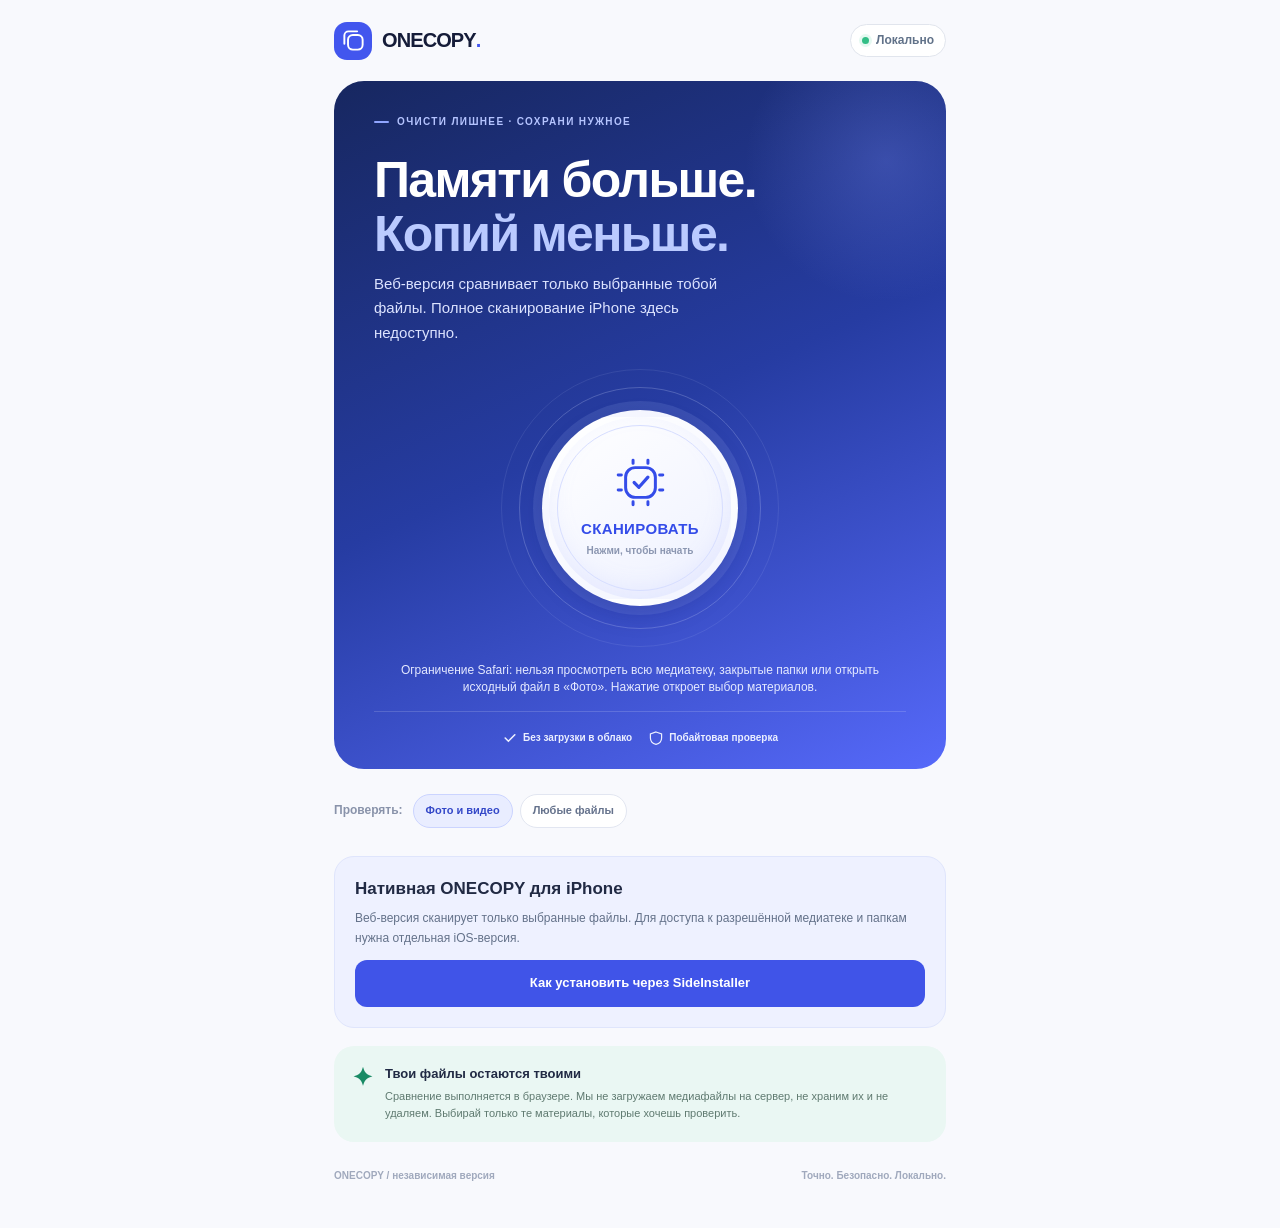
<file: index.html>
<!doctype html>
<html lang="ru">
<head>
  <meta charset="utf-8">
  <meta name="viewport" content="width=device-width, initial-scale=1, viewport-fit=cover">
  <meta name="theme-color" content="#f8f9fe">
  <meta name="apple-mobile-web-app-capable" content="yes">
  <meta name="apple-mobile-web-app-status-bar-style" content="default">
  <meta name="apple-mobile-web-app-title" content="ONECOPY">
  <meta name="description" content="ONECOPY — проверка точных дубликатов файлов локально на iPhone. Ни байта не отправляется на сервер.">
  <link rel="icon" href="./assets/icon.svg" type="image/svg+xml">
  <link rel="apple-touch-icon" href="./assets/icon-192.png">
  <link rel="manifest" href="./manifest.webmanifest">
  <link rel="stylesheet" href="./style.css">
  <title>ONECOPY Web Lite — поиск среди выбранных файлов</title>
</head>
<body>
  <div class="app-shell">
    <header class="topbar">
      <div class="brand"><span class="brand-glyph" aria-hidden="true"><svg viewBox="0 0 26 26" fill="none"><rect x="7.3" y="7.3" width="15.2" height="15.2" rx="5" stroke="currentColor" stroke-width="2"/><path d="M16.8 3.5h-9A4.3 4.3 0 0 0 3.5 7.8v8.5" stroke="currentColor" stroke-width="2" stroke-linecap="round"/></svg></span>ONECOPY<span class="brand-period">.</span></div>
      <div class="top-private"><span class="live-dot"></span> Локально</div>
    </header>

    <main>
      <section class="hero" aria-labelledby="intro">
        <div class="eyebrow"><span class="eyebrow-line"></span> ОЧИСТИ ЛИШНЕЕ · СОХРАНИ НУЖНОЕ</div>
        <h1 id="intro">Памяти больше.<br><span>Копий меньше.</span></h1>
        <p class="hero-lead">Веб-версия сравнивает только выбранные тобой файлы. Полное сканирование iPhone здесь недоступно.</p>
        <div class="scanner-frame" id="scanner-frame">
          <div class="orbit orbit-a"></div><div class="orbit orbit-b"></div><div class="orbit orbit-c"></div>
          <button id="scan-btn" class="scan-button" type="button" aria-describedby="scan-description">
            <span class="scan-button-shine"></span>
            <svg class="scan-icon" viewBox="0 0 48 48" fill="none" aria-hidden="true"><rect x="10" y="10" width="28" height="28" rx="9" stroke="currentColor" stroke-width="2.8"/><path d="M17 6V3m14 3V3M17 45v-3m14 3v-3M6 17H3m3 14H3m42-14h-3m3 14h-3" stroke="currentColor" stroke-width="2.8" stroke-linecap="round"/><path d="m18 24 4.5 4.5L31 19" stroke="currentColor" stroke-width="3" stroke-linecap="round" stroke-linejoin="round"/></svg>
            <span class="scan-button-title">СКАНИРОВАТЬ</span><span class="scan-button-subtitle" id="scan-button-subtitle">Нажми, чтобы начать</span>
          </button>
        </div>
        <p id="scan-description" class="below-scan">Ограничение Safari: нельзя просмотреть всю медиатеку, закрытые папки или открыть исходный файл в «Фото». Нажатие откроет выбор материалов.</p>
        <div class="mini-points"><span><svg viewBox="0 0 20 20" fill="none"><path d="m4 10 4 4 8-8" stroke="currentColor" stroke-width="2" stroke-linecap="round"/></svg> Без загрузки в облако</span><span><svg viewBox="0 0 20 20" fill="none"><path d="M10 2.5 17 5v5c0 4.8-3.7 7.1-7 8-3.3-.9-7-3.2-7-8V5l7-2.5Z" stroke="currentColor" stroke-width="1.5"/></svg> Побайтовая проверка</span></div>
      </section>

      <section class="source-strip" aria-label="Тип материала"><span>Проверять:</span><button id="source-photos" type="button" class="source-choice selected">Фото и видео</button><button id="source-files" type="button" class="source-choice">Любые файлы</button></section>
      <input type="file" id="photos-picker" multiple accept="image/*,video/*" class="visually-hidden" aria-label="Выбрать фотографии и видео">
      <input type="file" id="files-picker" multiple class="visually-hidden" aria-label="Выбрать любые файлы">

      <section id="scan-status" class="status-card hidden" aria-live="polite">
        <div class="section-kicker">ПРОВЕРКА</div>
        <div class="status-line"><strong id="status-title">Считываем файлы</strong><span id="status-percent">0%</span></div>
        <div class="progress-track"><div id="progress-fill"></div></div>
        <p id="status-details">Сравниваем только выбранные материалы</p>
        <button type="button" id="cancel-btn" class="quiet-action">Отменить</button>
      </section>

      <section id="results" class="results hidden" aria-live="polite">
        <div class="results-title-row"><div><div class="section-kicker">РЕЗУЛЬТАТЫ СКАНИРОВАНИЯ</div><h2 id="results-headline">Найдены дубли</h2></div><div class="result-check" aria-hidden="true">✓</div></div>
        <div class="stats-grid"><div class="stat"><span>Файлов проверено</span><strong id="stat-files">0</strong></div><div class="stat"><span>Лишних копий</span><strong id="stat-copies">0</strong></div><div class="stat stat-wide"><span>Объём найденных повторов*</span><strong id="stat-space">0 МБ</strong></div></div>
        <div id="results-empty" class="empty-state hidden"><span class="empty-check">✓</span><h3>Совпадений нет</h3><p>В выбранных материалах точных копий не обнаружено.</p></div>
        <div id="groups" class="groups"></div>
        <div id="result-actions" class="result-actions hidden">
          <p class="result-action-desc">В каждой группе оставляем один экземпляр. Остальные отмечаем как кандидаты на ручное удаление.</p>
          <button type="button" id="prepare-btn" class="primary-action">Подготовить список копий <span>↗</span></button>
          <button type="button" id="add-more-btn" class="secondary-action">+ Проверить ещё файлы</button>
        </div>
        <div id="read-errors" class="read-errors hidden"></div>
        <p class="stat-note">* Это размер повторяющихся данных, а не гарантированный объём освобождаемой памяти.</p>
      </section>

      <section id="plan" class="plan hidden" aria-live="polite"><div class="plan-heading"><div class="section-kicker">ПЛАН ОЧИСТКИ</div><h2>Что делать с копиями</h2><p>Проверка завершена. Мы отметили файлы, которые совпадают с выбранным оригиналом.</p></div><div id="plan-items"></div><div class="plan-actions"><button type="button" id="copy-plan" class="primary-action">Скопировать список</button><button type="button" id="download-plan" class="secondary-action">Сохранить отчёт .CSV</button></div><div class="limitation">Удаление из «Фото» и «Файлов» Safari не разрешает. ONECOPY ничего не удаляет, а только готовит проверенный список для ручной очистки.</div></section>

      <section style="margin:18px 0;padding:20px;border-radius:20px;background:#eef1ff;border:1px solid #dfe5fc"><h2 style="font-size:17px;margin:0 0 8px">Нативная ONECOPY для iPhone</h2><p style="font-size:12px;color:#64728a;line-height:1.6;margin:0 0 12px">Веб-версия сканирует только выбранные файлы. Для доступа к разрешённой медиатеке и папкам нужна отдельная iOS-версия.</p><a href="./install.html" style="display:block;padding:14px;border-radius:12px;text-align:center;background:#4054e8;color:#fff;text-decoration:none;font-size:13px;font-weight:800">Как установить через SideInstaller</a></section>
      <section class="trust-panel"><span class="trust-icon">✦</span><div><h3>Твои файлы остаются твоими</h3><p>Сравнение выполняется в браузере. Мы не загружаем медиафайлы на сервер, не храним их и не удаляем. Выбирай только те материалы, которые хочешь проверить.</p></div></section>
    </main>
    <footer><span>ONECOPY / независимая версия</span><span>Точно. Безопасно. Локально.</span></footer>
  </div>
  <script type="module" src="./app.mjs"></script>
</body>
</html>
</file>
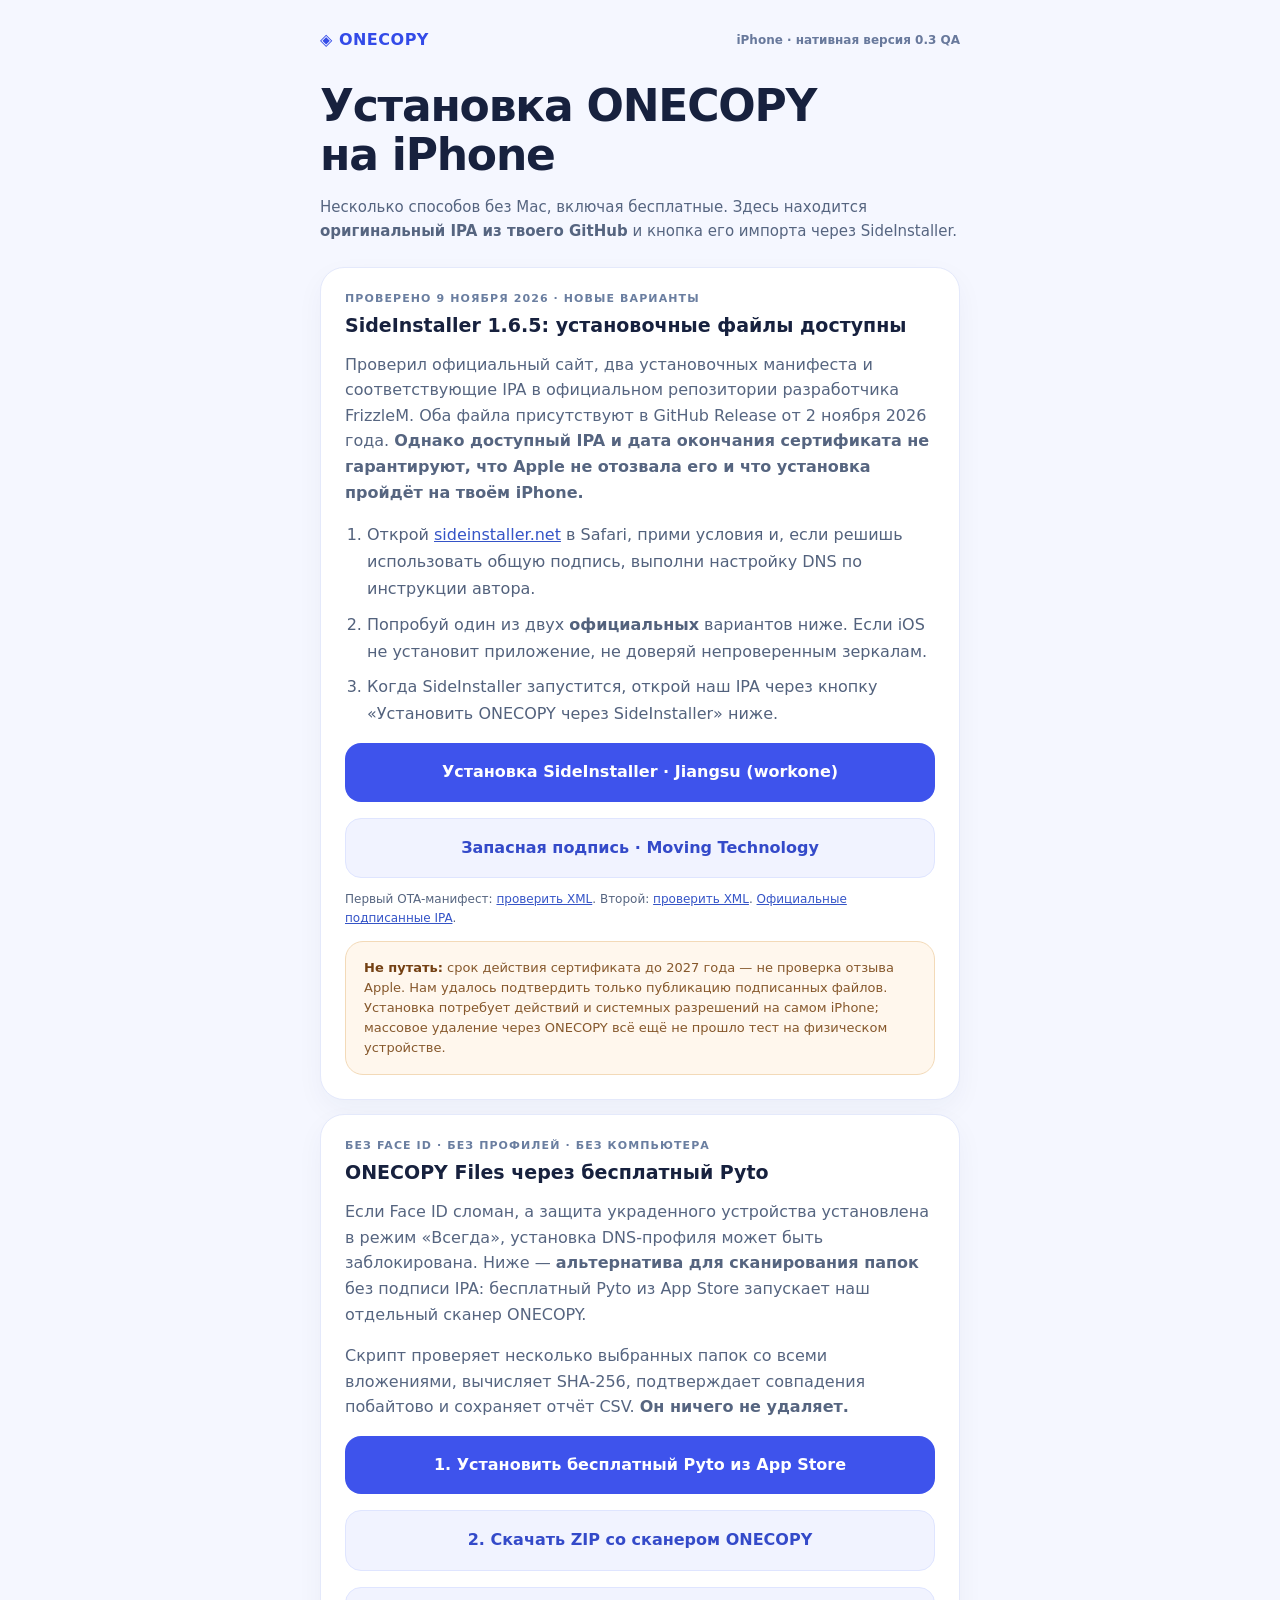
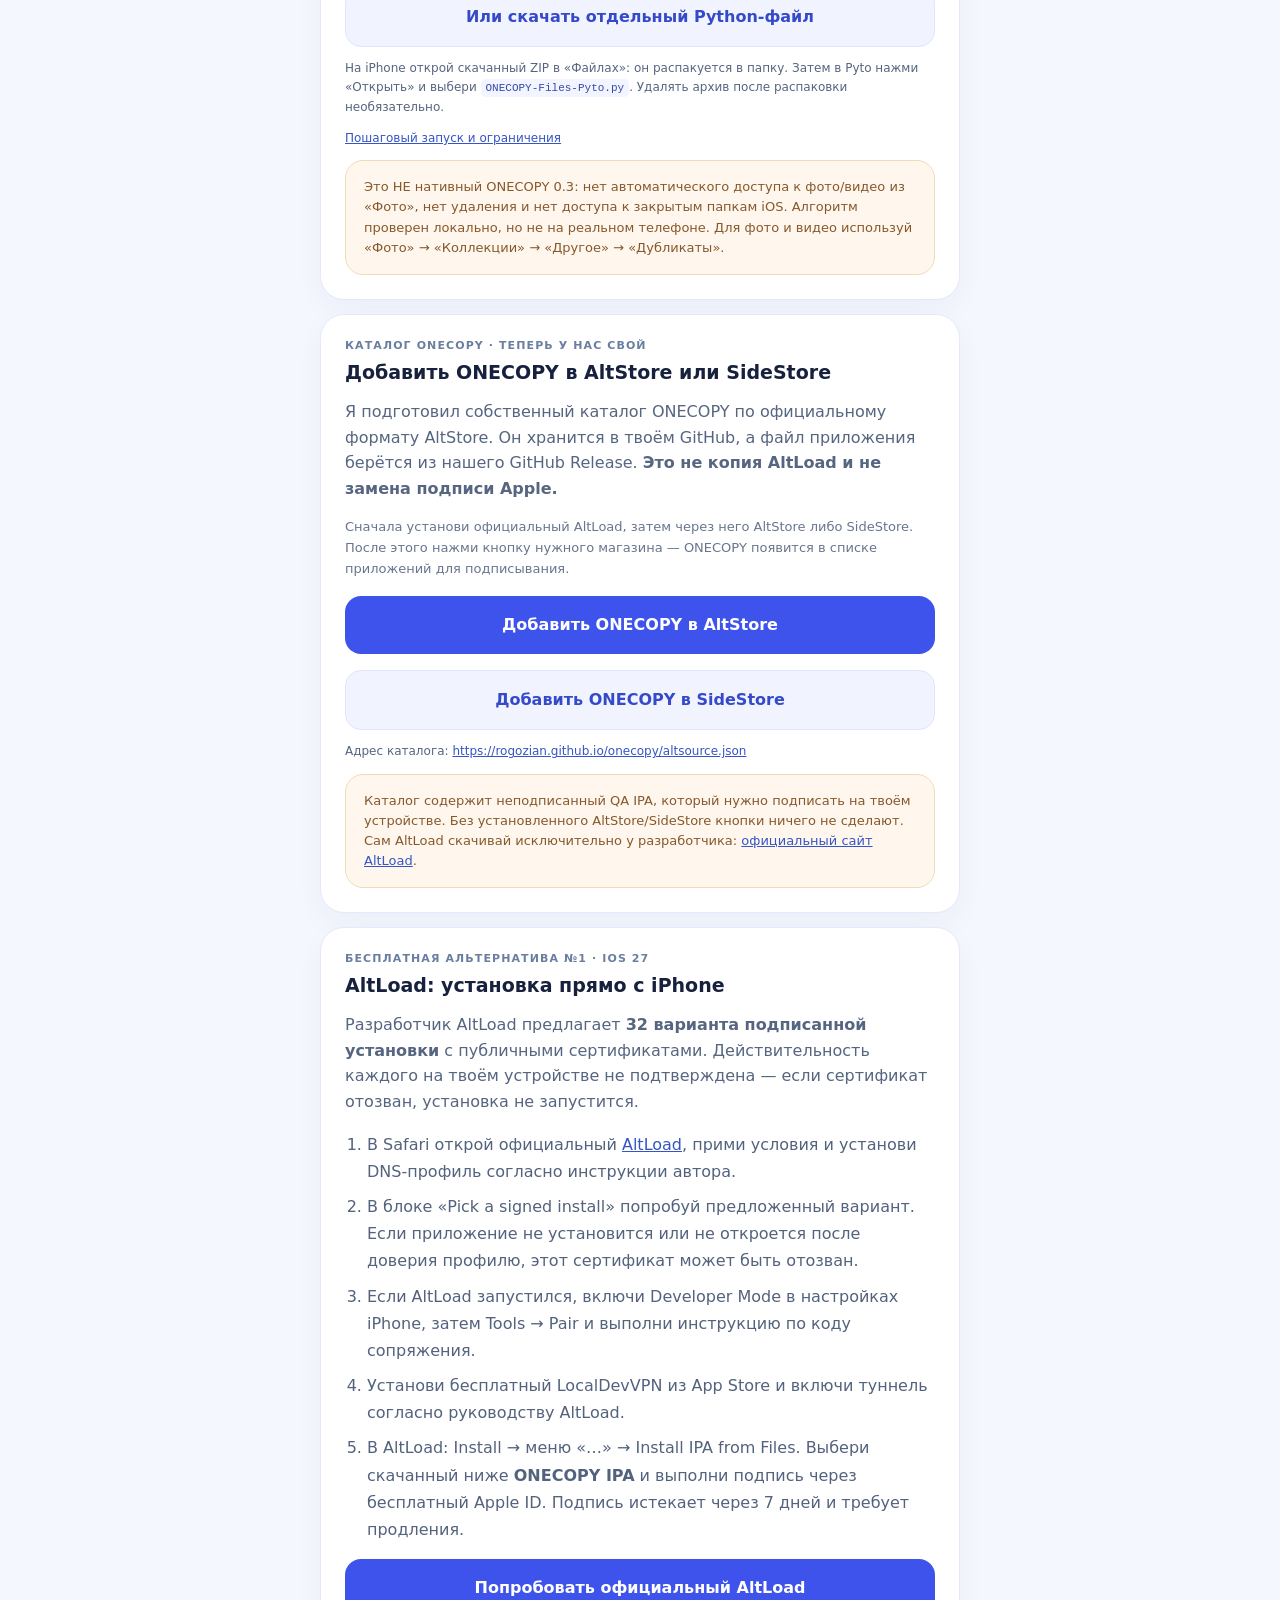
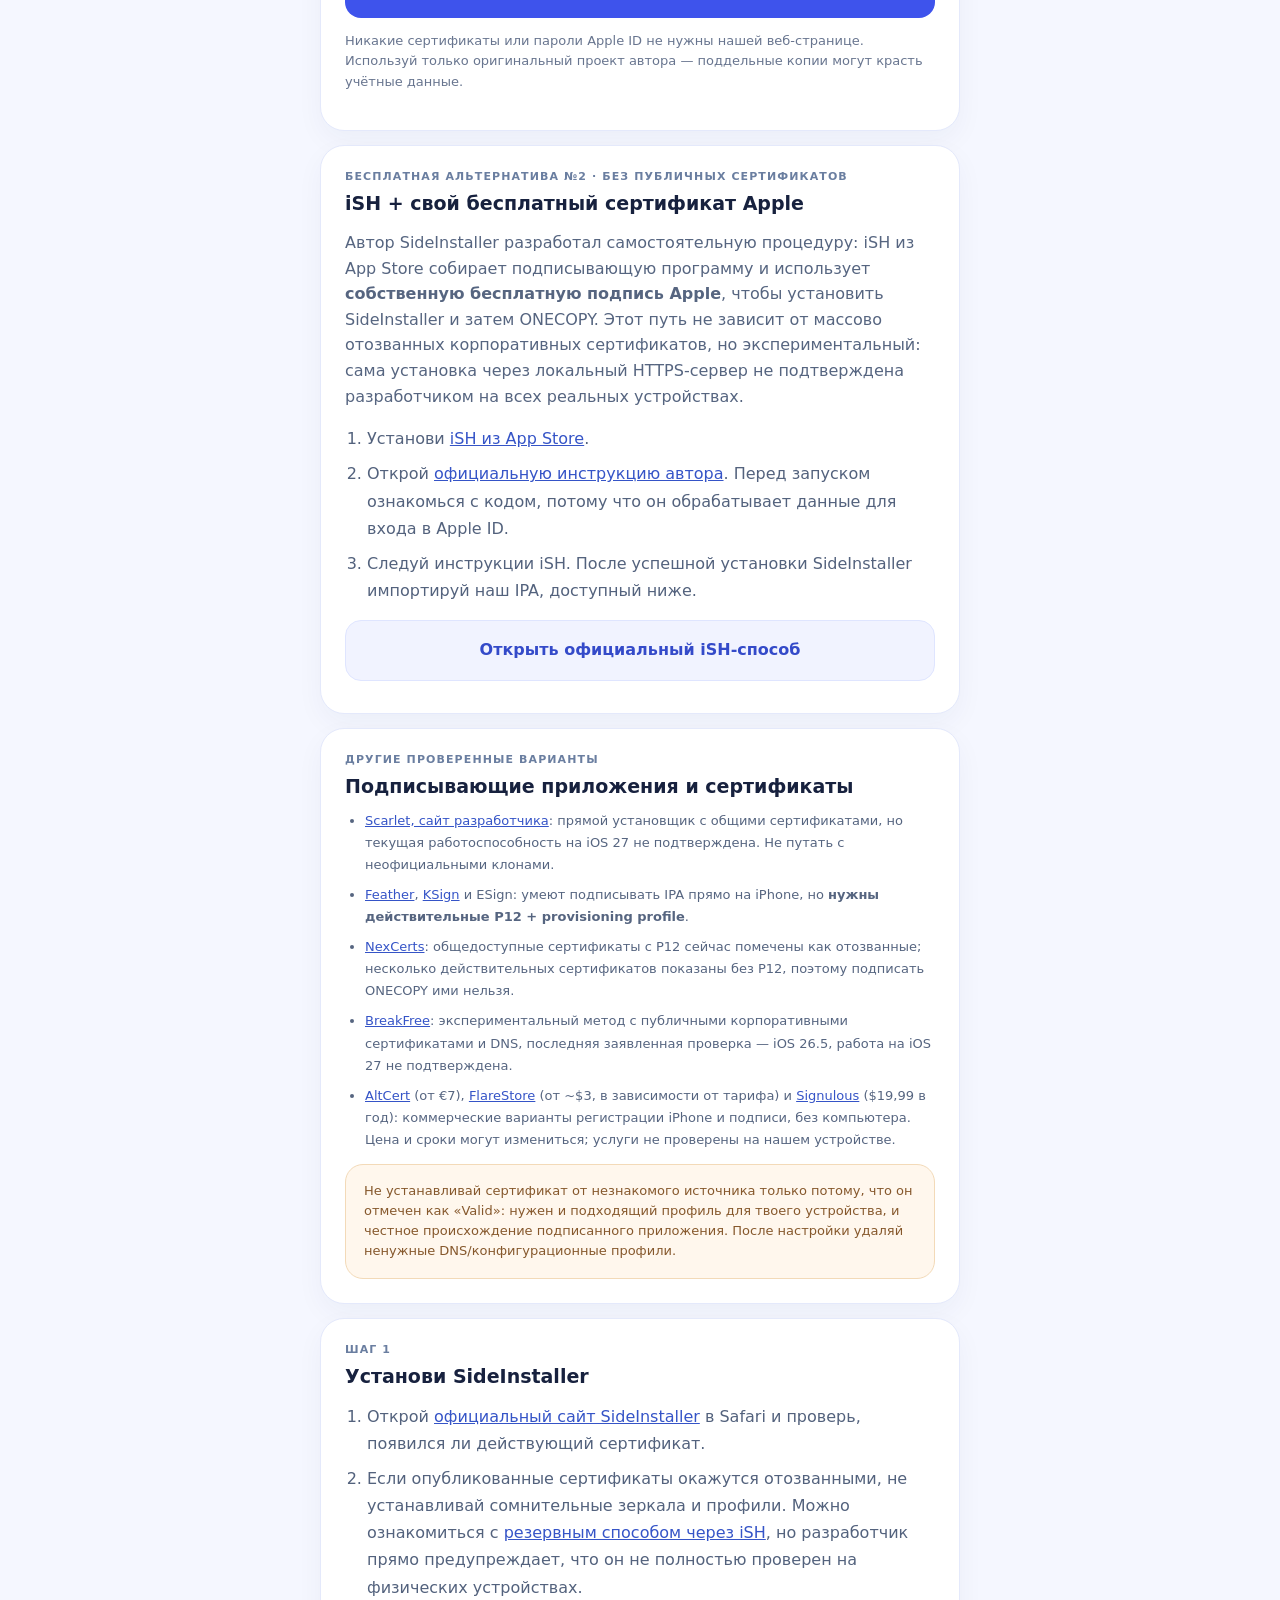
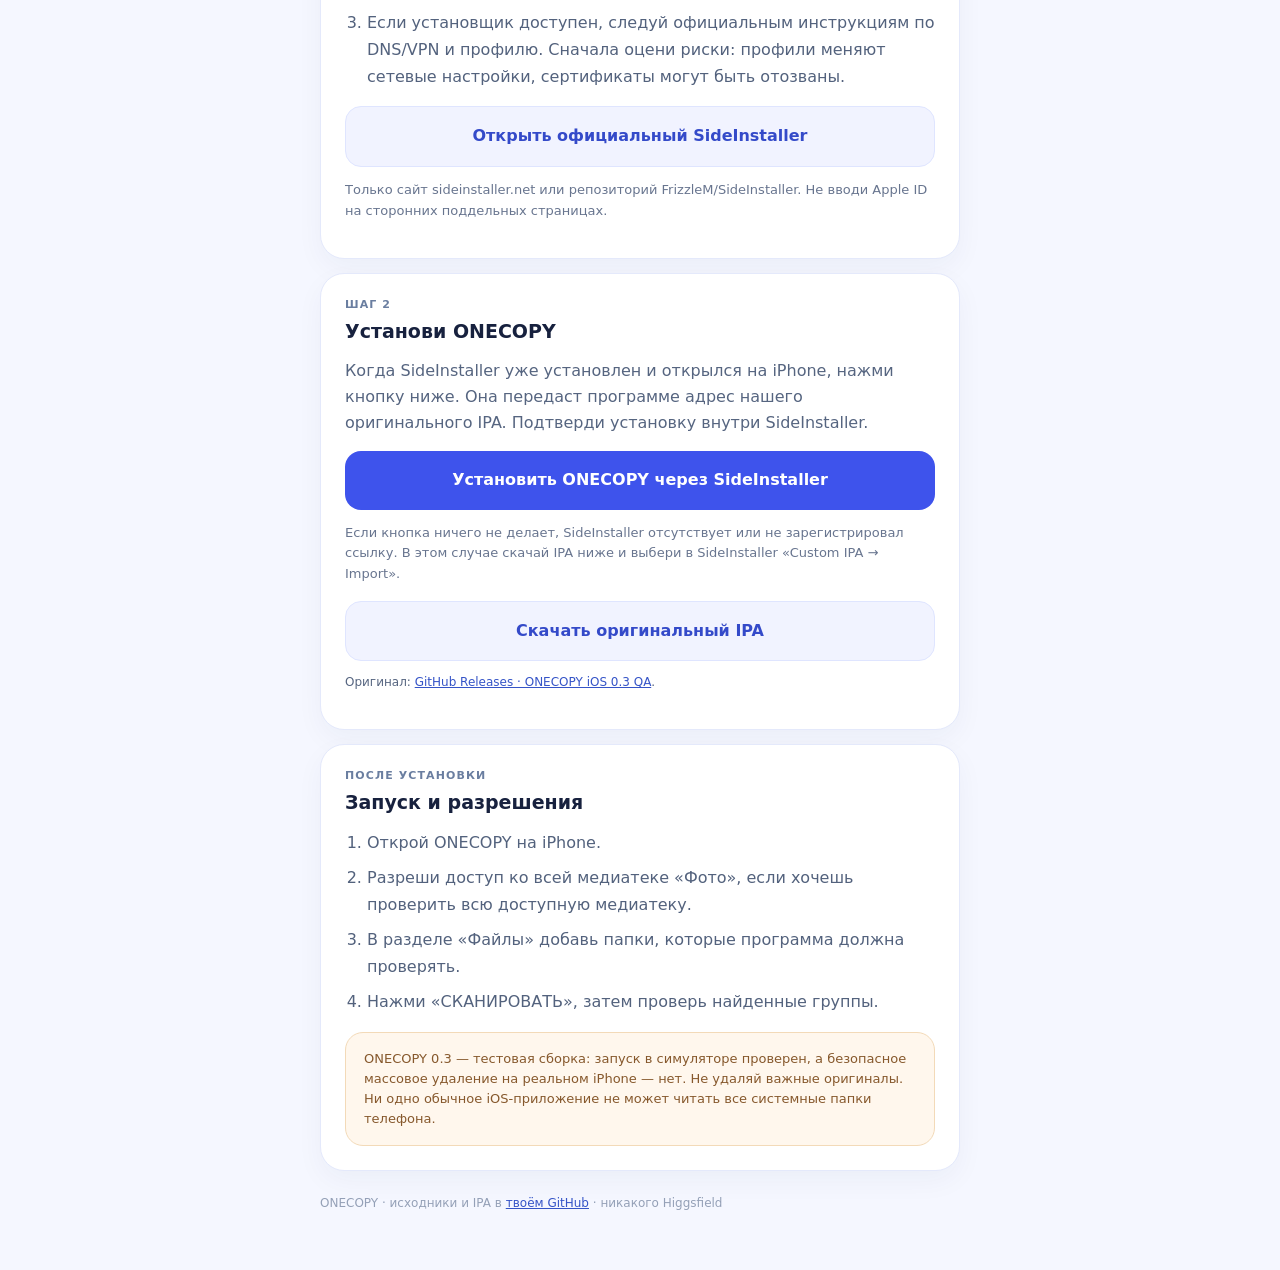
<file: install.html>
<!doctype html>
<html lang="ru">
<head>
<meta charset="utf-8">
<meta name="viewport" content="width=device-width,initial-scale=1,viewport-fit=cover">
<meta name="theme-color" content="#f5f7ff">
<title>ONECOPY — установка на iPhone через AltLoad, AltStore и SideStore</title>
<meta name="description" content="Официальный IPA ONECOPY и запуск установки через SideInstaller.">
<link rel="icon" href="./assets/icon.svg">
<style>
:root{color-scheme:light;font-family:-apple-system,BlinkMacSystemFont,"SF Pro Display",Inter,system-ui,sans-serif;color:#17213e;background:#f5f7ff}*{box-sizing:border-box}body{margin:0;padding:24px 16px 60px}main{max-width:640px;margin:auto}.top{display:flex;justify-content:space-between;align-items:center;padding:6px 0 32px;gap:10px}.brand{font-weight:900;color:#334be8;letter-spacing:.5px}.tag{font-size:12px;color:#68799c;font-weight:700}h1{font-size:clamp(30px,7vw,44px);line-height:1.12;letter-spacing:-1.2px;margin:0 0 12px}p{line-height:1.6;color:#566580}.intro{font-size:15px;margin-bottom:24px}.panel{background:#fff;border:1px solid #e4e9fb;border-radius:24px;padding:24px;margin:14px 0;box-shadow:0 10px 28px rgba(34,55,100,.045)}h2{font-size:19px;margin:0 0 12px}h3{font-size:15px;margin:0 0 7px}a.btn{display:block;text-align:center;text-decoration:none;background:#3e53ec;color:#fff;border-radius:16px;font-weight:800;padding:18px 12px;line-height:1.4;margin:16px 0 8px}a.btn.secondary{background:#f1f3ff;color:#344ac9;border:1px solid #dfe5ff}.muted{font-size:13px;color:#68758f}.warning{background:#fff7ed;border:1px solid #f3dab8;border-radius:18px;padding:16px 18px;color:#86582c;font-size:13px;line-height:1.55}.warning strong{color:#744114}ol{padding-left:22px;line-height:1.7;color:#53627d}li{margin:8px 0}code{font-size:11px;word-break:break-all;color:#3349a7;background:#f2f4ff;padding:3px 5px;border-radius:5px}a{color:#3554c7;overflow-wrap:anywhere}.small{font-size:12px}.label{display:block;font-size:11px;font-weight:850;color:#6a7ea0;letter-spacing:1.1px;text-transform:uppercase;margin-bottom:9px}footer{font-size:12px;color:#94a0b7;margin-top:25px}
</style>
</head>
<body><main>
<header class="top"><div class="brand">◈ ONECOPY</div><div class="tag">iPhone · нативная версия 0.3 QA</div></header>
<h1>Установка ONECOPY<br>на iPhone</h1>
<p class="intro">Несколько способов без Mac, включая бесплатные. Здесь находится <strong>оригинальный IPA из твоего GitHub</strong> и кнопка его импорта через SideInstaller.</p>
<section class="panel">
<span class="label">ПРОВЕРЕНО 9 НОЯБРЯ 2026 · новые варианты</span>
<h2>SideInstaller 1.6.5: установочные файлы доступны</h2>
<p>Проверил официальный сайт, два установочных манифеста и соответствующие IPA в официальном репозитории разработчика FrizzleM. Оба файла присутствуют в GitHub Release от 2 ноября 2026 года. <strong>Однако доступный IPA и дата окончания сертификата не гарантируют, что Apple не отозвала его и что установка пройдёт на твоём iPhone.</strong></p>
<ol><li>Открой <a href="https://sideinstaller.net/" rel="noopener noreferrer">sideinstaller.net</a> в Safari, прими условия и, если решишь использовать общую подпись, выполни настройку DNS по инструкции автора.</li><li>Попробуй один из двух <strong>официальных</strong> вариантов ниже. Если iOS не установит приложение, не доверяй непроверенным зеркалам.</li><li>Когда SideInstaller запустится, открой наш IPA через кнопку «Установить ONECOPY через SideInstaller» ниже.</li></ol>
<a class="btn" href="itms-services://?action=download-manifest&url=https://sideinstaller.net/stable/sideinstaller-Jiangsu-Simcere-Pharmaceutical-Co.-Ltd-workone.plist">Установка SideInstaller · Jiangsu (workone)</a>
<a class="btn secondary" href="itms-services://?action=download-manifest&url=https://sideinstaller.net/stable/sideinstaller-Moving-Increasingly-Interconnected-Technology-Co.-Ltd-com.oa11.plist">Запасная подпись · Moving Technology</a>
<p class="small">Первый OTA-манифест: <a href="https://sideinstaller.net/stable/sideinstaller-Jiangsu-Simcere-Pharmaceutical-Co.-Ltd-workone.plist" rel="noopener noreferrer">проверить XML</a>. Второй: <a href="https://sideinstaller.net/stable/sideinstaller-Moving-Increasingly-Interconnected-Technology-Co.-Ltd-com.oa11.plist" rel="noopener noreferrer">проверить XML</a>. <a href="https://github.com/FrizzleM/SideInstaller-Signed/releases/tag/v1.6.5">Официальные подписанные IPA</a>.</p>
<div class="warning"><strong>Не путать:</strong> срок действия сертификата до 2027 года — не проверка отзыва Apple. Нам удалось подтвердить только публикацию подписанных файлов. Установка потребует действий и системных разрешений на самом iPhone; массовое удаление через ONECOPY всё ещё не прошло тест на физическом устройстве.</div>
</section>
<section class="panel">
<span class="label">БЕЗ FACE ID · БЕЗ ПРОФИЛЕЙ · БЕЗ КОМПЬЮТЕРА</span>
<h2>ONECOPY Files через бесплатный Pyto</h2>
<p>Если Face ID сломан, а защита украденного устройства установлена в режим «Всегда», установка DNS-профиля может быть заблокирована. Ниже — <strong>альтернатива для сканирования папок</strong> без подписи IPA: бесплатный Pyto из App Store запускает наш отдельный сканер ONECOPY.</p>
<p>Скрипт проверяет несколько выбранных папок со всеми вложениями, вычисляет SHA-256, подтверждает совпадения побайтово и сохраняет отчёт CSV. <strong>Он ничего не удаляет.</strong></p>
<a class="btn" href="https://apps.apple.com/app/pyto-ide/id1436650069" rel="noopener noreferrer">1. Установить бесплатный Pyto из App Store</a>
<a class="btn secondary" href="./ONECOPY-Files-Pyto.zip" download="ONECOPY-Files-Pyto.zip">2. Скачать ZIP со сканером ONECOPY</a>
<a class="btn secondary" href="./ONECOPY-Files-Pyto.py" download="ONECOPY-Files-Pyto.py">Или скачать отдельный Python-файл</a>
<p class="small">На iPhone открой скачанный ZIP в «Файлах»: он распакуется в папку. Затем в Pyto нажми «Открыть» и выбери <code>ONECOPY-Files-Pyto.py</code>. Удалять архив после распаковки необязательно.</p>
<p class="small"><a href="https://github.com/rogozian/onecopy/blob/main/fallback/README.md" rel="noopener noreferrer">Пошаговый запуск и ограничения</a></p>
<div class="warning">Это НЕ нативный ONECOPY 0.3: нет автоматического доступа к фото/видео из «Фото», нет удаления и нет доступа к закрытым папкам iOS. Алгоритм проверен локально, но не на реальном телефоне. Для фото и видео используй «Фото» → «Коллекции» → «Другое» → «Дубликаты».</div>
</section>
<section class="panel">
<span class="label">Каталог ONECOPY · теперь у нас свой</span>
<h2>Добавить ONECOPY в AltStore или SideStore</h2>
<p>Я подготовил собственный каталог ONECOPY по официальному формату AltStore. Он хранится в твоём GitHub, а файл приложения берётся из нашего GitHub Release. <strong>Это не копия AltLoad и не замена подписи Apple.</strong></p>
<p class="muted">Сначала установи официальный AltLoad, затем через него AltStore либо SideStore. После этого нажми кнопку нужного магазина — ONECOPY появится в списке приложений для подписывания.</p>
<a class="btn" href="altstore://source?url=https://rogozian.github.io/onecopy/altsource.json">Добавить ONECOPY в AltStore</a>
<a class="btn secondary" href="sidestore://source?url=https://rogozian.github.io/onecopy/altsource.json">Добавить ONECOPY в SideStore</a>
<p class="small">Адрес каталога: <a href="https://rogozian.github.io/onecopy/altsource.json">https://rogozian.github.io/onecopy/altsource.json</a></p>
<div class="warning">Каталог содержит неподписанный QA IPA, который нужно подписать на твоём устройстве. Без установленного AltStore/SideStore кнопки ничего не сделают. Сам AltLoad скачивай исключительно у разработчика: <a href="https://mirazbakis.github.io/AltLoad/">официальный сайт AltLoad</a>.</div>
</section>
<section class="panel">
<span class="label">Бесплатная альтернатива №1 · iOS 27</span>
<h2>AltLoad: установка прямо с iPhone</h2>
<p>Разработчик AltLoad предлагает <strong>32 варианта подписанной установки</strong> с публичными сертификатами. Действительность каждого на твоём устройстве не подтверждена — если сертификат отозван, установка не запустится.</p>
<ol>
<li>В Safari открой официальный <a href="https://mirazbakis.github.io/AltLoad/" rel="noopener noreferrer">AltLoad</a>, прими условия и установи DNS-профиль согласно инструкции автора.</li>
<li>В блоке «Pick a signed install» попробуй предложенный вариант. Если приложение не установится или не откроется после доверия профилю, этот сертификат может быть отозван.</li>
<li>Если AltLoad запустился, включи Developer Mode в настройках iPhone, затем Tools → Pair и выполни инструкцию по коду сопряжения.</li>
<li>Установи бесплатный LocalDevVPN из App Store и включи туннель согласно руководству AltLoad.</li>
<li>В AltLoad: Install → меню «…» → Install IPA from Files. Выбери скачанный ниже <strong>ONECOPY IPA</strong> и выполни подпись через бесплатный Apple ID. Подпись истекает через 7 дней и требует продления.</li>
</ol>
<a class="btn" href="https://mirazbakis.github.io/AltLoad/" rel="noopener noreferrer">Попробовать официальный AltLoad</a>
<p class="muted">Никакие сертификаты или пароли Apple ID не нужны нашей веб-странице. Используй только оригинальный проект автора — поддельные копии могут красть учётные данные.</p>
</section>
<section class="panel">
<span class="label">Бесплатная альтернатива №2 · без публичных сертификатов</span>
<h2>iSH + свой бесплатный сертификат Apple</h2>
<p>Автор SideInstaller разработал самостоятельную процедуру: iSH из App Store собирает подписывающую программу и использует <strong>собственную бесплатную подпись Apple</strong>, чтобы установить SideInstaller и затем ONECOPY. Этот путь не зависит от массово отозванных корпоративных сертификатов, но экспериментальный: сама установка через локальный HTTPS-сервер не подтверждена разработчиком на всех реальных устройствах.</p>
<ol>
<li>Установи <a href="https://apps.apple.com/app/id1436902243" rel="noopener noreferrer">iSH из App Store</a>.</li>
<li>Открой <a href="https://github.com/FrizzleM/SideInstaller/blob/main/ish/README.md" rel="noopener noreferrer">официальную инструкцию автора</a>. Перед запуском ознакомься с кодом, потому что он обрабатывает данные для входа в Apple ID.</li>
<li>Следуй инструкции iSH. После успешной установки SideInstaller импортируй наш IPA, доступный ниже.</li>
</ol>
<a class="btn secondary" href="https://github.com/FrizzleM/SideInstaller/blob/main/ish/README.md" rel="noopener noreferrer">Открыть официальный iSH-способ</a>
</section>
<section class="panel">
<span class="label">Другие проверенные варианты</span>
<h2>Подписывающие приложения и сертификаты</h2>
<ul style="padding-left:20px;color:#566580;line-height:1.7;font-size:13px">
<li><a href="https://usescarlet.com/" rel="noopener noreferrer">Scarlet, сайт разработчика</a>: прямой установщик с общими сертификатами, но текущая работоспособность на iOS 27 не подтверждена. Не путать с неофициальными клонами.</li>
<li><a href="https://feather.claration.dev/" rel="noopener noreferrer">Feather</a>, <a href="https://github.com/Nyasami/Ksign" rel="noopener noreferrer">KSign</a> и ESign: умеют подписывать IPA прямо на iPhone, но <strong>нужны действительные P12 + provisioning profile</strong>.</li>
<li><a href="https://github.com/NexSideloading/certificates" rel="noopener noreferrer">NexCerts</a>: общедоступные сертификаты с P12 сейчас помечены как отозванные; несколько действительных сертификатов показаны без P12, поэтому подписать ONECOPY ими нельзя.</li>
<li><a href="https://github.com/FrizzleM/BreakFree" rel="noopener noreferrer">BreakFree</a>: экспериментальный метод с публичными корпоративными сертификатами и DNS, последняя заявленная проверка — iOS 26.5, работа на iOS 27 не подтверждена.</li>
<li><a href="https://www.altcert.dev/" rel="noopener noreferrer">AltCert</a> (от €7), <a href="https://flarestore.app/" rel="noopener noreferrer">FlareStore</a> (от ~$3, в зависимости от тарифа) и <a href="https://www.signulous.com/" rel="noopener noreferrer">Signulous</a> ($19,99 в год): коммерческие варианты регистрации iPhone и подписи, без компьютера. Цена и сроки могут измениться; услуги не проверены на нашем устройстве.</li>
</ul>
<div class="warning">Не устанавливай сертификат от незнакомого источника только потому, что он отмечен как «Valid»: нужен и подходящий профиль для твоего устройства, и честное происхождение подписанного приложения. После настройки удаляй ненужные DNS/конфигурационные профили.</div>
</section>
<section class="panel">
<span class="label">Шаг 1</span>
<h2>Установи SideInstaller</h2>
<ol>
<li>Открой <a href="https://sideinstaller.net/" rel="noopener noreferrer">официальный сайт SideInstaller</a> в Safari и проверь, появился ли действующий сертификат.</li>
<li>Если опубликованные сертификаты окажутся отозванными, не устанавливай сомнительные зеркала и профили. Можно ознакомиться с <a href="https://github.com/FrizzleM/SideInstaller/blob/main/ish/README.md" rel="noopener noreferrer">резервным способом через iSH</a>, но разработчик прямо предупреждает, что он не полностью проверен на физических устройствах.</li>
<li>Если установщик доступен, следуй официальным инструкциям по DNS/VPN и профилю. Сначала оцени риски: профили меняют сетевые настройки, сертификаты могут быть отозваны.</li>
</ol>
<a class="btn secondary" href="https://sideinstaller.net/" rel="noopener noreferrer">Открыть официальный SideInstaller</a>
<p class="muted">Только сайт sideinstaller.net или репозиторий FrizzleM/SideInstaller. Не вводи Apple ID на сторонних поддельных страницах.</p>
</section>
<section class="panel">
<span class="label">Шаг 2</span>
<h2>Установи ONECOPY</h2>
<p>Когда SideInstaller уже установлен и открылся на iPhone, нажми кнопку ниже. Она передаст программе адрес нашего оригинального IPA. Подтверди установку внутри SideInstaller.</p>
<a class="btn" href="sideinstaller://install?url=https%3A%2F%2Fgithub.com%2Frogozian%2Fonecopy%2Freleases%2Fdownload%2Fios-qa-0.3%2FONECOPY-iPhone-UNSIGNED-NOT-INSTALLABLE.ipa">Установить ONECOPY через SideInstaller</a>
<p class="muted">Если кнопка ничего не делает, SideInstaller отсутствует или не зарегистрировал ссылку. В этом случае скачай IPA ниже и выбери в SideInstaller «Custom IPA → Import».</p>
<a class="btn secondary" href="https://github.com/rogozian/onecopy/releases/download/ios-qa-0.3/ONECOPY-iPhone-UNSIGNED-NOT-INSTALLABLE.ipa" rel="noopener noreferrer">Скачать оригинальный IPA</a>
<p class="small">Оригинал: <a href="https://github.com/rogozian/onecopy/releases/tag/ios-qa-0.3" rel="noopener noreferrer">GitHub Releases · ONECOPY iOS 0.3 QA</a>.</p>
</section>
<section class="panel">
<span class="label">После установки</span>
<h2>Запуск и разрешения</h2>
<ol><li>Открой ONECOPY на iPhone.</li><li>Разреши доступ ко всей медиатеке «Фото», если хочешь проверить всю доступную медиатеку.</li><li>В разделе «Файлы» добавь папки, которые программа должна проверять.</li><li>Нажми «СКАНИРОВАТЬ», затем проверь найденные группы.</li></ol>
<div class="warning">ONECOPY 0.3 — тестовая сборка: запуск в симуляторе проверен, а безопасное массовое удаление на реальном iPhone — нет. Не удаляй важные оригиналы. Ни одно обычное iOS-приложение не может читать все системные папки телефона.</div>
</section>
<footer>ONECOPY · исходники и IPA в <a href="https://github.com/rogozian/onecopy">твоём GitHub</a> · никакого Higgsfield</footer>
</main></body></html>
</file>
<file: style.css>
:root{--night:#151c39;--ink:#212a44;--soft:#74809b;--blue:#4256ee;--royal:#303fd4;--line:#e5e9f4;--paper:#f8f9fd;--mint:#11977a;--round:24px;--shadow:0 14px 50px rgba(42,54,99,.055)}
*{box-sizing:border-box}html{scroll-behavior:smooth;-webkit-text-size-adjust:100%}body{margin:0;background:var(--paper);color:var(--ink);font-family:-apple-system,BlinkMacSystemFont,"Segoe UI",Arial,sans-serif;line-height:1.45}button{font:inherit}button:focus-visible{outline:3px solid #87a8ff;outline-offset:4px}.hidden{display:none!important}.visually-hidden{position:absolute;width:1px;height:1px;padding:0;overflow:hidden;clip:rect(0,0,0,0);white-space:nowrap;border:0}.app-shell{max-width:650px;padding:0 19px;margin:auto}.topbar{min-height:81px;display:flex;align-items:center;justify-content:space-between}.brand{display:flex;align-items:center;font-size:20px;letter-spacing:-.9px;font-weight:900;color:var(--night)}.brand-period{color:var(--blue)}.brand-glyph{background:var(--blue);color:#fff;display:grid;place-items:center;width:38px;height:38px;margin-right:10px;border-radius:13px}.brand-glyph svg{width:25px;height:25px}.top-private{border:1px solid #e1e5ed;background:#fff;color:#617289;padding:7px 11px;border-radius:60px;font-size:12px;font-weight:650;display:flex;align-items:center;gap:7px}.live-dot{background:#32be86;width:7px;height:7px;border-radius:50%;box-shadow:0 0 0 3px #e5f9f1}
.hero{background:linear-gradient(156deg,#172760 0%,#263ca2 49%,#5669fa 100%);color:white;border-radius:30px;padding:31px 22px 20px;overflow:hidden;position:relative;isolation:isolate}.hero:before{content:"";position:absolute;inset:-60px -80px auto auto;width:280px;height:280px;background:radial-gradient(circle,#8193ff42,transparent 71%);pointer-events:none;z-index:-1}.eyebrow{font-weight:760;font-size:10px;letter-spacing:1.35px;color:#b5c4ff;display:flex;align-items:center;gap:8px}.eyebrow-line{display:block;width:15px;height:2px;background:#90a5ff;border-radius:4px}.hero h1{font-size:clamp(34px,7.8vw,50px);letter-spacing:-1.65px;line-height:1.09;font-weight:880;margin:23px 0 10px}.hero h1 span{color:#bacaff}.hero-lead{font-size:13px;max-width:345px;line-height:1.64;color:#dce3ff;margin:0}.scanner-frame{height:300px;position:relative;display:grid;place-items:center;margin-top:0;--progress:0}.orbit{position:absolute;left:50%;top:50%;border-radius:50%;transform:translate(-50%,-50%);pointer-events:none}.orbit-a{width:278px;height:278px;border:1px solid #d6deff19}.orbit-b{width:242px;height:242px;border:1px solid #d6deff3b}.orbit-c{width:218px;height:218px;background:conic-gradient(from 0deg,#d1dcff91 calc(var(--progress)*1%),transparent 0);mask:radial-gradient(farthest-side,transparent calc(100% - 2px),black calc(100% - 1px));opacity:0;transition:opacity .25s}.scanner-frame.is-running .orbit-c{opacity:1}.scan-button{width:196px;height:196px;position:relative;background:linear-gradient(145deg,#fff,#eef1ff);border:7px solid #ffffff30;border-radius:50%;box-shadow:0 10px 22px #0d1a733a,0 0 0 9px #bac7ff20,inset 0 -9px 24px #8b9cfe22;color:#344ce9;display:flex;flex-direction:column;justify-content:center;align-items:center;gap:5px;cursor:pointer;-webkit-tap-highlight-color:transparent;transition:transform .17s,box-shadow .17s;isolation:isolate}.scan-button:active{transform:scale(.97)}.scan-icon{width:51px;height:51px;margin-bottom:5px}.scan-button-title{font-size:15px;font-weight:900;letter-spacing:.35px}.scan-button-subtitle{font-size:10px;font-weight:600;color:#8b96b1}.scan-button-shine{position:absolute;inset:8px;border-radius:50%;border:1px solid #d7deff;pointer-events:none}.scanner-frame.is-running .scan-button{box-shadow:0 0 0 15px #b8c2ff1c,inset 0 -9px 24px #8b9cfe22}.scanner-frame.is-running .scan-icon{animation:onecopy-pulse 1.4s ease-in-out infinite}.below-scan{font-size:12px;line-height:1.4;color:#e4e9ff;text-align:center;margin:-8px 0 15px}.mini-points{border-top:1px solid #ffffff27;display:flex;justify-content:center;gap:16px;padding-top:18px;padding-bottom:3px;flex-wrap:wrap}.mini-points span{font-size:10px;font-weight:660;color:#ebefff;display:flex;align-items:center;gap:5px}.mini-points svg{height:16px;width:16px}
.source-strip{display:flex;gap:7px;align-items:center;padding:16px 0 10px;flex-wrap:wrap}.source-strip>span{font-size:12px;font-weight:690;color:#8993aa;margin-right:3px}.source-choice{background:#fff;border:1px solid #e2e6f1;border-radius:22px;padding:8px 12px;color:#65728c;font-size:11px;font-weight:730;cursor:pointer}.source-choice.selected{background:#e9edff;border-color:#cbd4ff;color:#3448c8}
.status-card,.results,.plan{background:#fff;border:1px solid var(--line);border-radius:var(--round);padding:22px 19px;margin-top:11px;box-shadow:var(--shadow)}.section-kicker{color:#919bb4;font-size:10px;font-weight:800;letter-spacing:1.15px}.status-line{display:flex;justify-content:space-between;align-items:center;margin:12px 0}.status-line strong{font-size:16px;letter-spacing:-.35px}.status-line span{font-weight:760;color:var(--blue)}.progress-track{height:8px;background:#eef0f8;border-radius:12px;overflow:hidden}.progress-track>div{height:100%;width:0;background:linear-gradient(90deg,#5975ff,#354be0);transition:width .18s}.status-card p{font-size:12px;color:#8a94ab;margin:9px 0 8px}.quiet-action{border:0;background:transparent;color:#6474af;padding:6px 0;font-size:12px;font-weight:700}.results-title-row{display:flex;align-items:center;justify-content:space-between}.results h2,.plan h2{font-size:25px;letter-spacing:-.7px;margin:8px 0 0}.result-check{display:grid;place-items:center;width:40px;height:40px;border-radius:50%;background:#e8f9f2;color:#18966c;font-size:21px;font-weight:900}.stats-grid{display:grid;grid-template-columns:1fr 1fr;gap:9px;margin:19px 0}.stat{background:#f5f7fc;padding:16px;border-radius:15px}.stat span{display:block;font-size:11px;color:#8490a9}.stat strong{display:block;font-size:29px;letter-spacing:-.6px;line-height:1.15;margin-top:9px}.stat-wide{grid-column:span 2;background:#eaf0ff}.stat-wide strong{font-size:36px;color:#354fe3}.empty-state{text-align:center;padding:22px 10px}.empty-check{background:#e3f7ed;color:#15996a;font-size:27px;display:grid;place-items:center;margin:0 auto 10px;border-radius:50%;width:53px;height:53px}.empty-state h3{font-size:18px;margin:0 0 7px}.empty-state p{font-size:12px;color:var(--soft);max-width:320px;margin:auto}.groups{display:grid;gap:11px}.duplicate-group{border:1px solid #e7eaf4;border-radius:16px;overflow:hidden}.group-toggle{width:100%;background:#fff;border:0;padding:14px 13px;display:flex;align-items:center;text-align:left;gap:10px;cursor:pointer}.group-counter{flex:none;display:grid;place-items:center;border-radius:13px;background:#edf1ff;color:#3d53cc;width:40px;height:40px;font-weight:850;font-size:19px}.group-main{flex:1;min-width:0}.group-main strong{display:block;font-size:13px;color:#2b3656}.group-main span{font-size:11px;color:#8d99ae}.group-toggle .fold{font-size:25px;color:#99a3b7}.group-contents{border-top:1px solid #edf0f6;padding:15px 12px}.group-help{margin:0 0 13px;font-size:12px;color:#8290a7}.copy-option{display:flex;align-items:center;gap:9px;padding:10px 8px;border:1px solid transparent;border-radius:12px;cursor:pointer}.copy-option.is-keeper{border-color:#ccd8ff;background:#f0f4ff}.copy-option input{position:absolute;opacity:0}.copy-radio{border:2px solid #c2cadd;width:18px;height:18px;border-radius:50%;flex:none}.copy-option input:checked+.copy-radio{background:#4356e0;box-shadow:inset 0 0 0 4px #f0f4ff;border-color:#4356e0}.copy-thumb{width:38px;height:38px;border-radius:10px;object-fit:cover;background:#e8ebf3;flex:none;display:grid;place-items:center;font-size:20px}.copy-label{flex:1;min-width:0;overflow-wrap:anywhere}.copy-label strong{font-size:11px;font-weight:730;display:block}.copy-label span{font-size:10px;color:#939cad;display:block}.copy-keeper{color:#3f53bd;font-size:9px;font-weight:900}.result-actions{margin-top:22px}.result-action-desc{font-size:12px;color:#748199;margin:0 0 11px;line-height:1.55}.primary-action,.secondary-action{padding:15px 17px;display:flex;align-items:center;justify-content:space-between;gap:8px;border-radius:14px;width:100%;font-size:13px;font-weight:800;cursor:pointer}.primary-action{background:#4054e8;border:1px solid #4054e8;color:white;box-shadow:0 8px 17px #4f69df24}.secondary-action{background:#f4f6ff;color:#4055c8;border:1px solid #dce3ff;margin-top:9px}.stat-note{color:#9ba3b7;font-size:10px;line-height:1.5;margin:16px 0 0}.read-errors{margin-top:15px;border:1px solid #f0d9c9;background:#fdf6f1;padding:10px 14px;border-radius:12px;font-size:11px;color:#9f6951}.plan-heading p{font-size:12px;line-height:1.55;color:#8190a7;margin-top:10px}.plan-list{padding:12px 10px;border-bottom:1px solid #e9ecf5}.plan-list strong{font-size:13px}.plan-list p{margin:4px 0;font-size:11px;color:#8390a6;overflow-wrap:anywhere}.plan-keep{color:#138a69!important}.plan-delete{color:#ac5e46!important}.plan-actions{margin-top:14px}.limitation{border-radius:12px;background:#fff8ed;color:#98662e;font-size:11px;padding:13px 14px;margin-top:14px;line-height:1.55}.trust-panel{display:flex;align-items:flex-start;gap:12px;background:#eaf7f3;margin-top:18px;padding:19px 18px;border-radius:20px}.trust-icon{color:#198b65;font-size:25px;font-weight:900;line-height:1}.trust-panel h3{margin:0 0 4px;font-size:13px;font-weight:800}.trust-panel p{margin:0;font-size:11px;line-height:1.6;color:#5f7a70}footer{display:flex;justify-content:space-between;gap:10px;font-size:10px;color:#a0a9bd;padding:27px 0 45px;font-weight:650}@media (min-width:620px){.hero{padding:34px 40px 20px}.hero h1{font-size:50px}.hero-lead{font-size:15px}.scanner-frame{height:325px}.source-strip{margin-top:9px}}@media (max-width:340px){.hero{padding:26px 15px 16px}.mini-points{gap:8px}.scan-button{width:173px;height:173px}.scanner-frame{height:278px}}@media (prefers-reduced-motion:reduce){*{scroll-behavior:auto!important;transition:none!important;animation:none!important}}@keyframes onecopy-pulse{50%{opacity:.65;transform:scale(.96)}}
</file>
